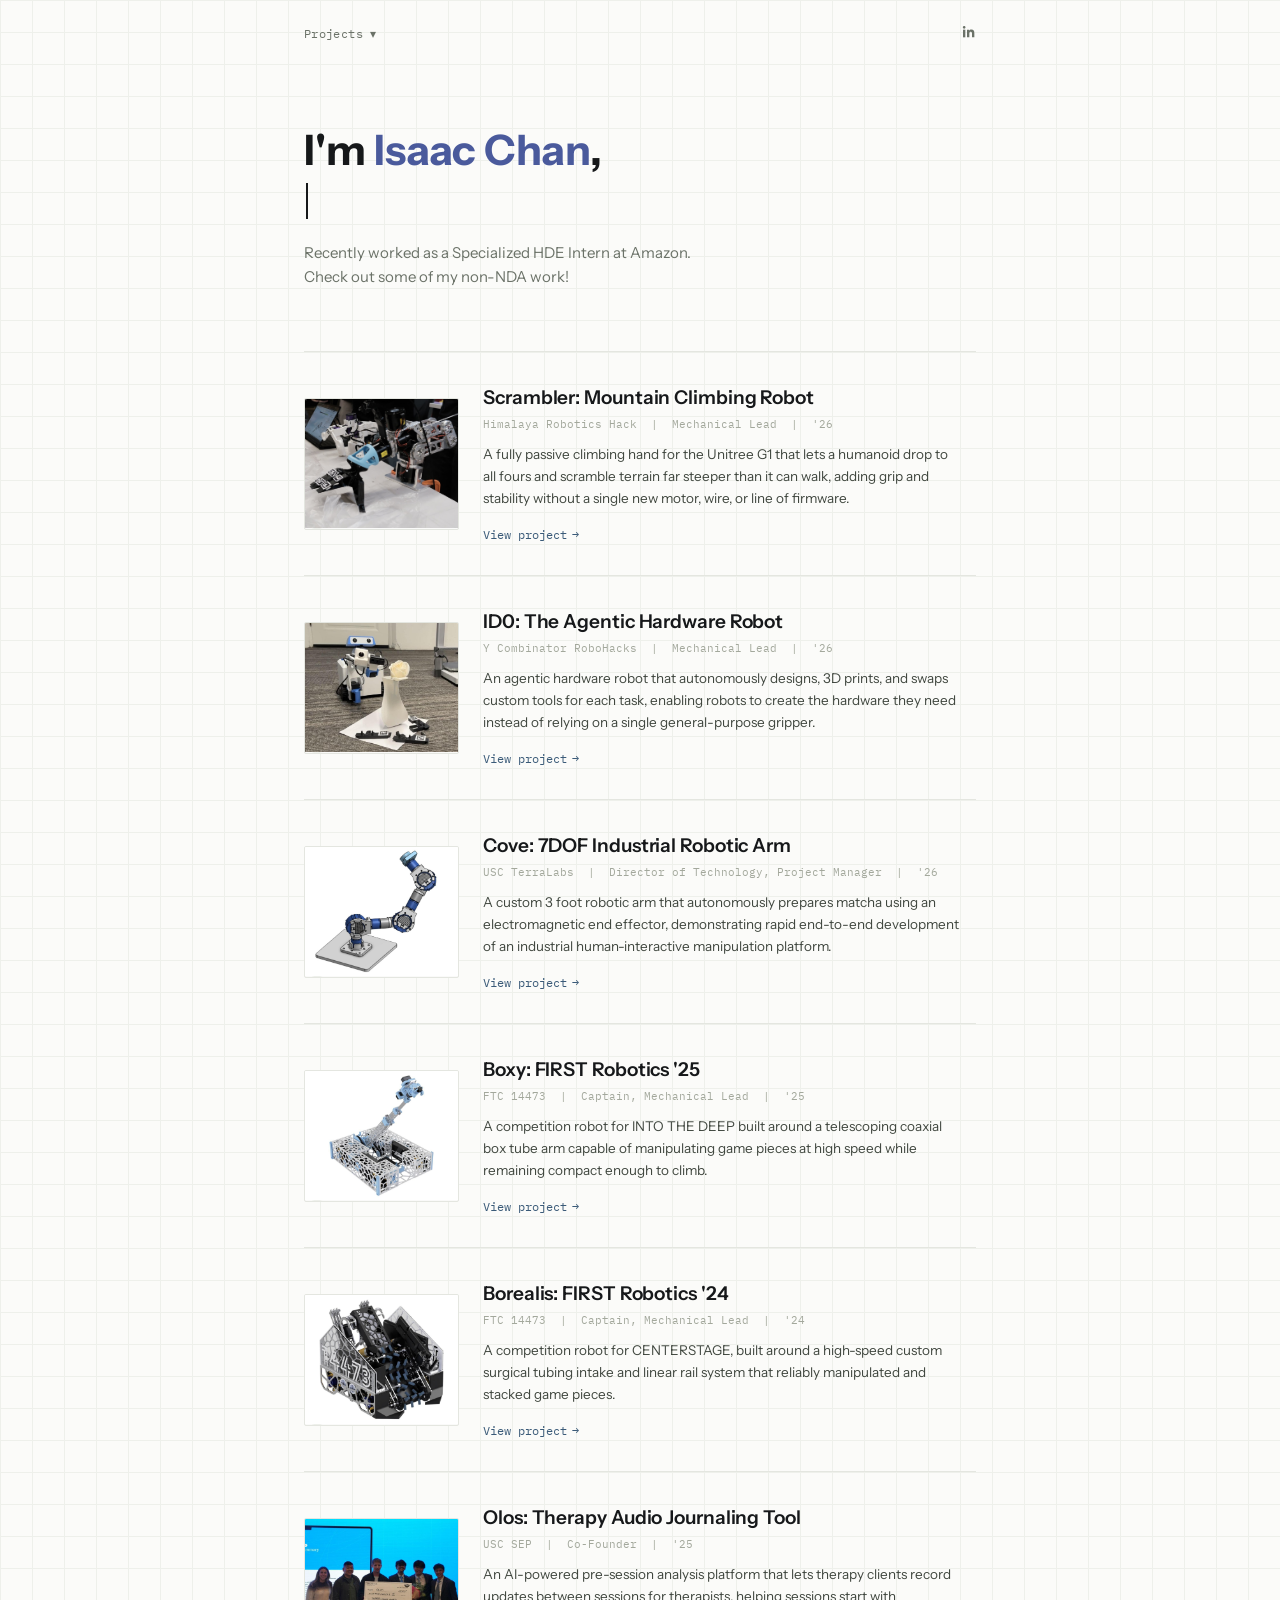
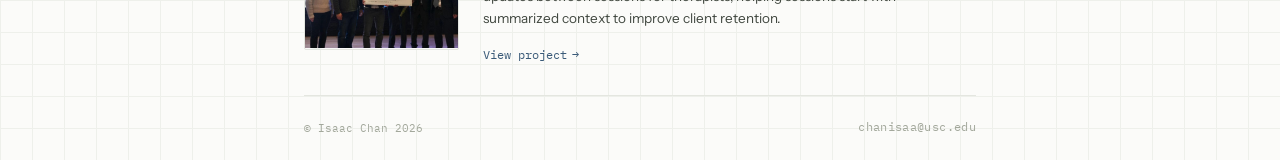
<file: index.html>
<!DOCTYPE html>
<html lang="en">
<head>
<meta charset="UTF-8">
<meta name="viewport" content="width=device-width, initial-scale=1.0">
<title>Isaac Chan — Mechanical Engineer</title>
<meta name="description" content="Isaac Chan is a mechanical engineer at USC building robotics and hardware — including ID0 (an agentic tool-building robot), Cove (a 7DOF robotic arm), and FIRST Robotics competition bots.">
<link rel="canonical" href="https://www.isaac.engineering/">
<meta property="og:type" content="profile">
<meta property="og:title" content="Isaac Chan — Mechanical Engineer">
<meta property="og:description" content="Isaac Chan is a mechanical engineer at USC building robotics and hardware — including ID0 (an agentic tool-building robot), Cove (a 7DOF robotic arm), and FIRST Robotics competition bots.">
<meta property="og:url" content="https://www.isaac.engineering/">
<meta property="og:image" content="https://www.isaac.engineering/projects/media/id0/id0-1.jpg">
<meta name="twitter:card" content="summary_large_image">
<meta name="twitter:title" content="Isaac Chan — Mechanical Engineer">
<meta name="twitter:description" content="Isaac Chan is a mechanical engineer at USC building robotics and hardware — including ID0 (an agentic tool-building robot), Cove (a 7DOF robotic arm), and FIRST Robotics competition bots.">
<meta name="twitter:image" content="https://www.isaac.engineering/projects/media/id0/id0-1.jpg">
<link rel="preconnect" href="https://fonts.googleapis.com">
<link href="https://fonts.googleapis.com/css2?family=IBM+Plex+Mono:wght@400;500;600&family=Instrument+Sans:wght@400;500;600;700&display=swap" rel="stylesheet">
<link rel="stylesheet" href="styles.css">
<script type="application/ld+json">
{
  "@context": "https://schema.org",
  "@type": "Person",
  "name": "Isaac Chan",
  "url": "https://www.isaac.engineering/",
  "jobTitle": "Mechanical Engineer",
  "alumniOf": {
    "@type": "CollegeOrUniversity",
    "name": "University of Southern California"
  },
  "sameAs": [
    "https://www.linkedin.com/in/isaac-k-chan"
  ]
}
</script>
</head>
<body>
<div class="wrap">

  <nav>
    <div class="nav-dropdown">
      <button class="nav-text dropdown-trigger" type="button">Projects ▾</button>
      <div class="dropdown-menu">
        <a href="projects/scrambler.html">Scrambler: Humanoid Mountain Climbing</a>
        <a href="projects/id0.html">ID0: The Agentic Hardware Robot</a>
        <a href="projects/cove.html">Cove: 7DOF Industrial Robotic Arm</a>
        <a href="projects/boxy.html">Boxy: FIRST Robotics '25</a>
        <a href="projects/borealis.html">Borealis: FIRST Robotics '24</a>
        <a href="projects/olos.html">Olos: Therapy Audio Journaling</a>
      </div>
    </div>
    <a href="https://www.linkedin.com/in/isaac-k-chan" target="_blank" class="nav-icon" aria-label="LinkedIn">
      <svg width="16" height="16" viewBox="0 0 24 24" fill="none"><path d="M4.5 8.5H8V20H4.5V8.5Z" fill="currentColor"/><path d="M6.25 7C7.35 7 8.25 6.1 8.25 5C8.25 3.9 7.35 3 6.25 3C5.15 3 4.25 3.9 4.25 5C4.25 6.1 5.15 7 6.25 7Z" fill="currentColor"/><path d="M10.5 8.5H13.8V10.06H13.85C14.3 9.22 15.4 8.33 17.03 8.33C20.5 8.33 21.5 10.4 21.5 13.4V20H18V14.1C18 12.66 17.5 11.5 16.13 11.5C14.75 11.5 14 12.5 14 14.1V20H10.5V8.5Z" fill="currentColor"/></svg>
    </a>
  </nav>

  <div class="hero">
    <h1><span class="hero-line1" id="heroLine1">I'm <span class="accent">Isaac Chan</span>,</span><br><span class="dynamic-word" id="dynamicWord"></span><span class="type-caret" id="typeCaret"></span></h1>
    <p>Recently worked as a Specialized HDE Intern at Amazon.<br>
    Check out some of my non-NDA work!</p>
  </div>

  <div id="work"></div>

  <a class="entry" href="projects/scrambler.html">
    <div class="entry-media"><img src="projects/media/scrambler/scrambler-1-cover.jpg" alt="Scrambler passive climbing hand with AprilTag-marked fingers"></div>
    <div class="entry-content">
      <h3 class="entry-title">Scrambler: Mountain Climbing Robot</h3>
      <div class="entry-meta">Himalaya Robotics Hack &nbsp;|&nbsp; Mechanical Lead &nbsp;|&nbsp; '26</div>
      <p class="entry-desc">A fully passive climbing hand for the Unitree G1 that lets a humanoid drop to all fours and scramble terrain far steeper than it can walk, adding grip and stability without a single new motor, wire, or line of firmware.</p>
      <span class="view-link">View project <span class="arrow">→</span></span>
    </div>
  </a>

  <a class="entry" href="projects/id0.html">
    <div class="entry-media"><img src="projects/media/id0/id0-1.jpg" alt="ID0 agentic hardware robot"></div>
    <div class="entry-content">
      <h3 class="entry-title">ID0: The Agentic Hardware Robot</h3>
      <div class="entry-meta">Y Combinator RoboHacks &nbsp;|&nbsp; Mechanical Lead &nbsp;|&nbsp; '26</div>
      <p class="entry-desc">An agentic hardware robot that autonomously designs, 3D prints, and swaps custom tools for each task, enabling robots to create the hardware they need instead of relying on a single general-purpose gripper.</p>
      <span class="view-link">View project <span class="arrow">→</span></span>
    </div>
  </a>

  <a class="entry" href="projects/cove.html">
    <div class="entry-media"><img src="projects/media/cove/cove-1.jpg" alt="Cove 7DOF industrial robotic arm"></div>
    <div class="entry-content">
      <h3 class="entry-title">Cove: 7DOF Industrial Robotic Arm</h3>
      <div class="entry-meta">
        <span class="meta-full">USC TerraLabs &nbsp;|&nbsp; Director of Technology, Project Manager &nbsp;|&nbsp; '26</span>
        <span class="meta-short">USC Terra Labs &nbsp;|&nbsp; Director of Tech, PM &nbsp;|&nbsp; '26</span>
      </div>
      <p class="entry-desc">A custom 3 foot robotic arm that autonomously prepares matcha using an electromagnetic end effector, demonstrating rapid end-to-end development of an industrial human-interactive manipulation platform.</p>
      <span class="view-link">View project <span class="arrow">→</span></span>
    </div>
  </a>

  <a class="entry" href="projects/boxy.html">
    <div class="entry-media"><img src="projects/media/boxy/boxy-1.jpg" alt="Boxy FTC competition robot"></div>
    <div class="entry-content">
      <h3 class="entry-title">Boxy: FIRST Robotics '25</h3>
      <div class="entry-meta">FTC 14473 &nbsp;|&nbsp; Captain, Mechanical Lead &nbsp;|&nbsp; '25</div>
      <p class="entry-desc">A competition robot for INTO THE DEEP built around a telescoping coaxial box tube arm capable of manipulating game pieces at high speed while remaining compact enough to climb.</p>
      <span class="view-link">View project <span class="arrow">→</span></span>
    </div>
  </a>

  <a class="entry" href="projects/borealis.html">
    <div class="entry-media"><img src="projects/media/borealis/borealis-1.jpg" alt="Borealis FTC competition robot"></div>
    <div class="entry-content">
      <h3 class="entry-title">Borealis: FIRST Robotics '24</h3>
      <div class="entry-meta">FTC 14473 &nbsp;|&nbsp; Captain, Mechanical Lead &nbsp;|&nbsp; '24</div>
      <p class="entry-desc">A competition robot for CENTERSTAGE, built around a high-speed custom surgical tubing intake and linear rail system that reliably manipulated and stacked game pieces.</p>
      <span class="view-link">View project <span class="arrow">→</span></span>
    </div>
  </a>

  <a class="entry" href="projects/olos.html">
    <div class="entry-media"><img src="projects/media/olos/olos-1.jpg" alt="Olos team accepting the Judges' Choice Award"></div>
    <div class="entry-content">
      <h3 class="entry-title">Olos: Therapy Audio Journaling Tool</h3>
      <div class="entry-meta">USC SEP &nbsp;|&nbsp; Co-Founder &nbsp;|&nbsp; '25</div>
      <p class="entry-desc">An AI-powered pre-session analysis platform that lets therapy clients record updates between sessions for therapists, helping sessions start with summarized context to improve client retention.</p>
      <span class="view-link">View project <span class="arrow">→</span></span>
    </div>
  </a>

  <footer>
    <div>© Isaac Chan 2026</div>
    <a href="mailto:chanisaa@usc.edu" class="nav-text">chanisaa@usc.edu</a>
  </footer>

</div>

<script src="script.js"></script>
</body>
</html>
</file>
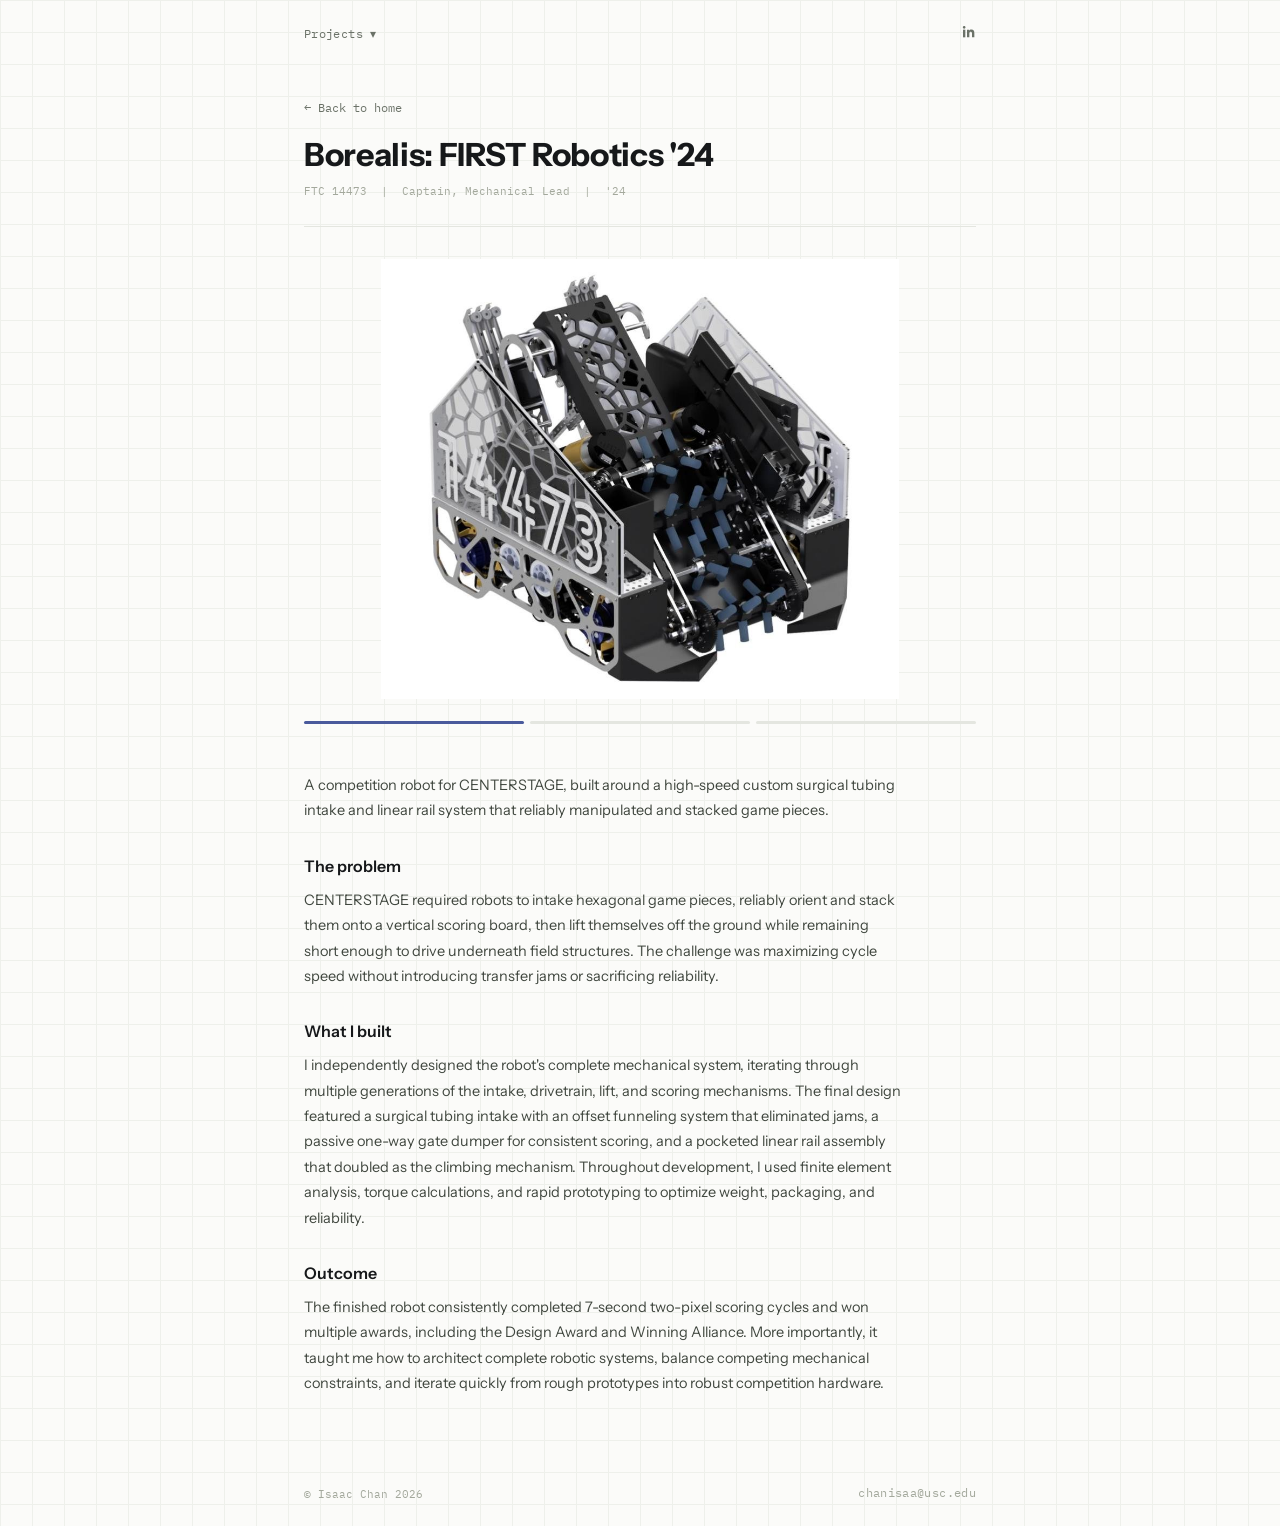
<file: projects/borealis.html>
<!DOCTYPE html>
<html lang="en">
<head>
<meta charset="UTF-8">
<meta name="viewport" content="width=device-width, initial-scale=1.0">
<title>Borealis: FIRST Robotics '24 — Isaac Chan</title>
<meta name="description" content="A competition robot for CENTERSTAGE with a custom surgical tubing intake and linear rail system, solo-designed by Isaac Chan (FTC 14473).">
<link rel="canonical" href="https://www.isaac.engineering/projects/borealis.html">
<meta property="og:type" content="article">
<meta property="og:title" content="Borealis: FIRST Robotics '24 — Isaac Chan">
<meta property="og:description" content="A competition robot for CENTERSTAGE with a custom surgical tubing intake and linear rail system, solo-designed by Isaac Chan (FTC 14473).">
<meta property="og:url" content="https://www.isaac.engineering/projects/borealis.html">
<meta property="og:image" content="https://www.isaac.engineering/projects/media/borealis/borealis-1.jpg">
<meta name="twitter:card" content="summary_large_image">
<meta name="twitter:title" content="Borealis: FIRST Robotics '24 — Isaac Chan">
<meta name="twitter:description" content="A competition robot for CENTERSTAGE with a custom surgical tubing intake and linear rail system, solo-designed by Isaac Chan (FTC 14473).">
<meta name="twitter:image" content="https://www.isaac.engineering/projects/media/borealis/borealis-1.jpg">
<link rel="preconnect" href="https://fonts.googleapis.com">
<link href="https://fonts.googleapis.com/css2?family=IBM+Plex+Mono:wght@400;500;600&family=Instrument+Sans:wght@400;500;600;700&display=swap" rel="stylesheet">
<link rel="stylesheet" href="../styles.css">
</head>
<body>
<div class="wrap">

  <nav>
    <div class="nav-dropdown">
      <button class="nav-text dropdown-trigger" type="button">Projects &#9662;</button>
      <div class="dropdown-menu">
        <a href="scrambler.html">Scrambler: Humanoid Mountain Climbing</a>
        <a href="id0.html">ID0: The Agentic Hardware Robot</a>
        <a href="cove.html">Cove: 7DOF Industrial Robotic Arm</a>
        <a href="boxy.html">Boxy: FIRST Robotics '25</a>
        <a href="borealis.html">Borealis: FIRST Robotics '24</a>
        <a href="olos.html">Olos: Therapy Audio Journaling</a>
      </div>
    </div>
    <a href="https://www.linkedin.com/in/isaac-k-chan" target="_blank" class="nav-icon" aria-label="LinkedIn">
      <svg width="16" height="16" viewBox="0 0 24 24" fill="none"><path d="M4.5 8.5H8V20H4.5V8.5Z" fill="currentColor"/><path d="M6.25 7C7.35 7 8.25 6.1 8.25 5C8.25 3.9 7.35 3 6.25 3C5.15 3 4.25 3.9 4.25 5C4.25 6.1 5.15 7 6.25 7Z" fill="currentColor"/><path d="M10.5 8.5H13.8V10.06H13.85C14.3 9.22 15.4 8.33 17.03 8.33C20.5 8.33 21.5 10.4 21.5 13.4V20H18V14.1C18 12.66 17.5 11.5 16.13 11.5C14.75 11.5 14 12.5 14 14.1V20H10.5V8.5Z" fill="currentColor"/></svg>
    </a>
  </nav>

  <div class="project-hero">
    <a href="../index.html#work" class="back-link">← Back to home</a>
    <h1>Borealis: FIRST Robotics '24</h1>
    <div class="entry-meta">FTC 14473 &nbsp;|&nbsp; Captain, Mechanical Lead &nbsp;|&nbsp; '24</div>
  </div>

  <div class="carousel" id="carousel">
    <div class="carousel-track">
      <div class="carousel-slide active"><img src="media/borealis/borealis-1.jpg" alt="CAD render of the Borealis chassis and climbing hooks"></div>
      <div class="carousel-slide"><img src="media/borealis/borealis-2.jpg" alt="Borealis robot ready for competition"></div>
      <div class="carousel-slide"><video src="media/borealis/borealis-video.mp4" poster="media/borealis/borealis-video-poster.jpg" controls playsinline></video></div>
    </div>
    <div class="carousel-scrubber">
      <div class="scrub-seg active"></div>
      <div class="scrub-seg"></div>
      <div class="scrub-seg"></div>
    </div>
  </div>

  <div class="project-body">
    <p>A competition robot for CENTERSTAGE, built around a high-speed custom surgical tubing intake and linear rail system that reliably manipulated and stacked game pieces.</p>

    <h2>The problem</h2>
    <p>CENTERSTAGE required robots to intake hexagonal game pieces, reliably orient and stack them onto a vertical scoring board, then lift themselves off the ground while remaining short enough to drive underneath field structures. The challenge was maximizing cycle speed without introducing transfer jams or sacrificing reliability.</p>

    <h2>What I built</h2>
    <p>I independently designed the robot's complete mechanical system, iterating through multiple generations of the intake, drivetrain, lift, and scoring mechanisms. The final design featured a surgical tubing intake with an offset funneling system that eliminated jams, a passive one-way gate dumper for consistent scoring, and a pocketed linear rail assembly that doubled as the climbing mechanism. Throughout development, I used finite element analysis, torque calculations, and rapid prototyping to optimize weight, packaging, and reliability.</p>

    <h2>Outcome</h2>
    <p>The finished robot consistently completed 7-second two-pixel scoring cycles and won multiple awards, including the Design Award and Winning Alliance. More importantly, it taught me how to architect complete robotic systems, balance competing mechanical constraints, and iterate quickly from rough prototypes into robust competition hardware.</p>
  </div>

  <footer>
    <div>© Isaac Chan 2026</div>
    <a href="mailto:chanisaa@usc.edu" class="nav-text">chanisaa@usc.edu</a>
  </footer>

</div>

<script src="../carousel.js"></script>
<script src="../script.js"></script>
</body>
</html>
</file>
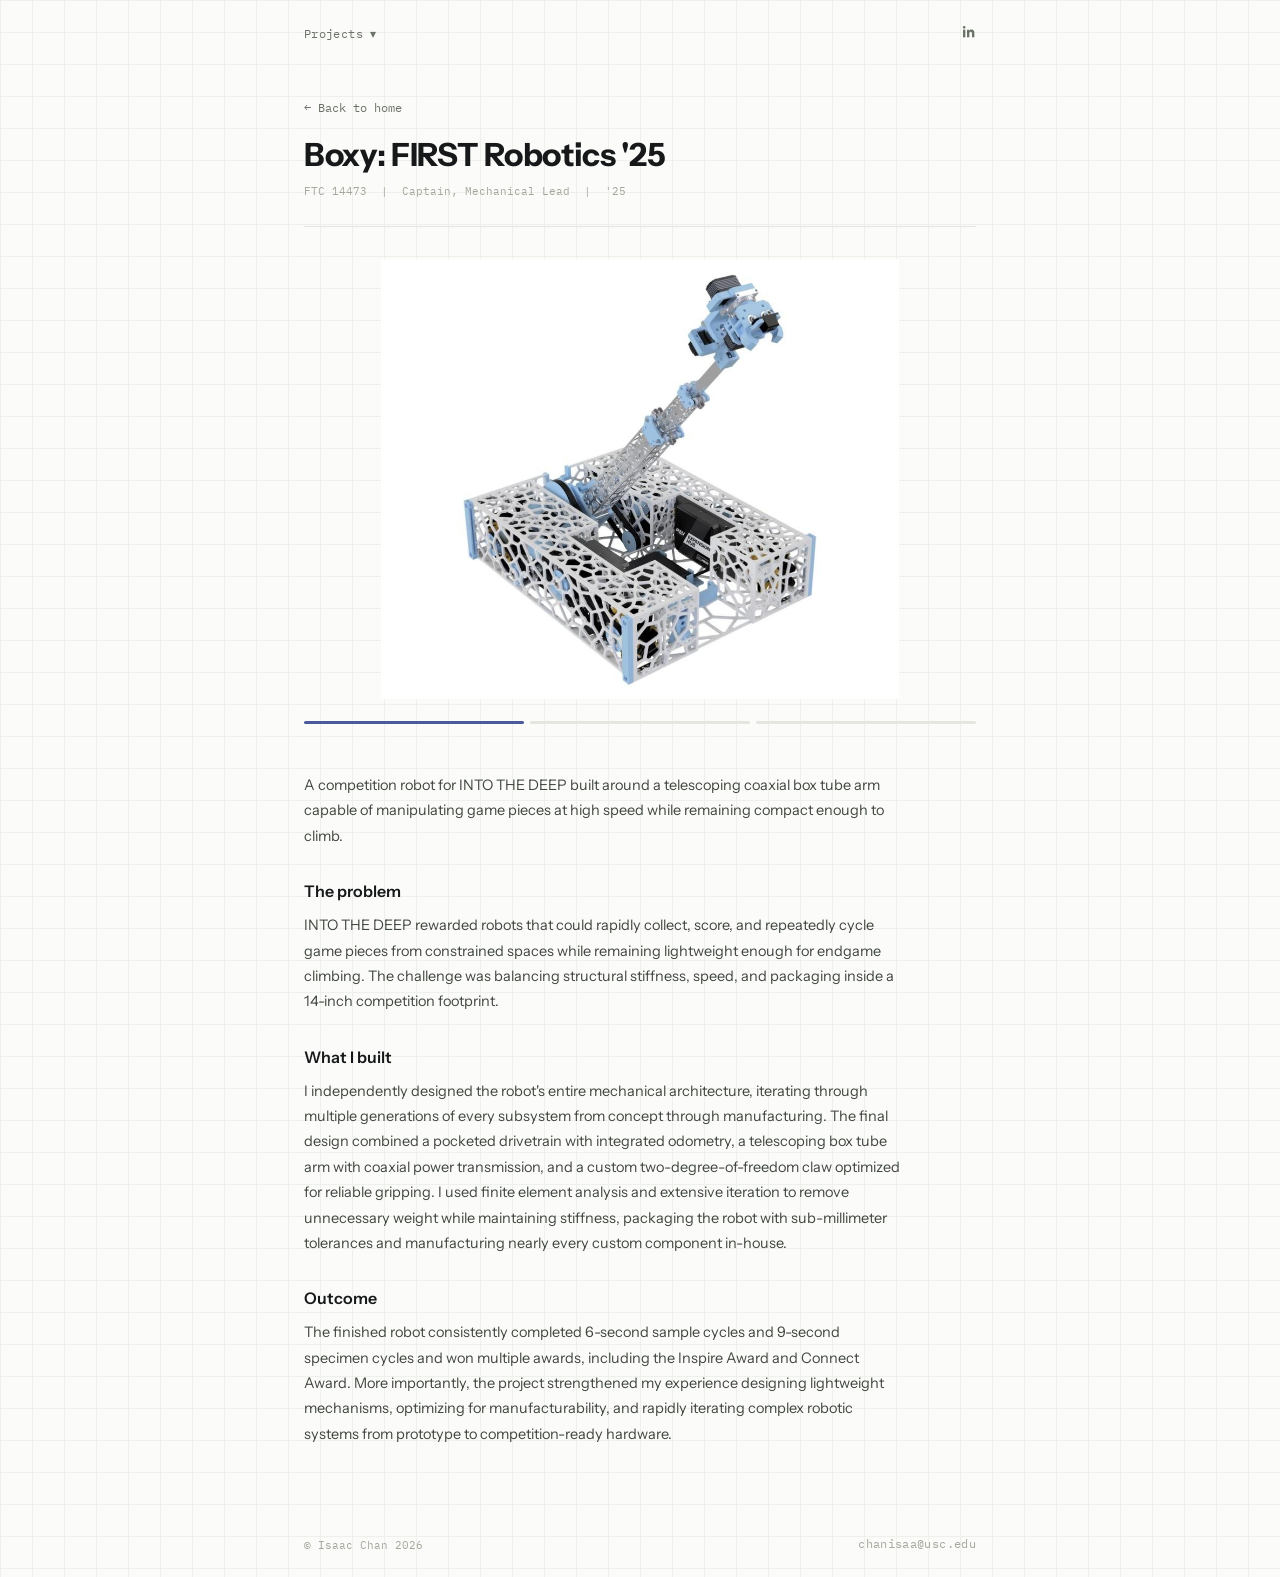
<file: projects/boxy.html>
<!DOCTYPE html>
<html lang="en">
<head>
<meta charset="UTF-8">
<meta name="viewport" content="width=device-width, initial-scale=1.0">
<title>Boxy: FIRST Robotics '25 — Isaac Chan</title>
<meta name="description" content="A competition robot for INTO THE DEEP built around a telescoping coaxial box tube arm, solo-designed by Isaac Chan (FTC 14473).">
<link rel="canonical" href="https://www.isaac.engineering/projects/boxy.html">
<meta property="og:type" content="article">
<meta property="og:title" content="Boxy: FIRST Robotics '25 — Isaac Chan">
<meta property="og:description" content="A competition robot for INTO THE DEEP built around a telescoping coaxial box tube arm, solo-designed by Isaac Chan (FTC 14473).">
<meta property="og:url" content="https://www.isaac.engineering/projects/boxy.html">
<meta property="og:image" content="https://www.isaac.engineering/projects/media/boxy/boxy-1.jpg">
<meta name="twitter:card" content="summary_large_image">
<meta name="twitter:title" content="Boxy: FIRST Robotics '25 — Isaac Chan">
<meta name="twitter:description" content="A competition robot for INTO THE DEEP built around a telescoping coaxial box tube arm, solo-designed by Isaac Chan (FTC 14473).">
<meta name="twitter:image" content="https://www.isaac.engineering/projects/media/boxy/boxy-1.jpg">
<link rel="preconnect" href="https://fonts.googleapis.com">
<link href="https://fonts.googleapis.com/css2?family=IBM+Plex+Mono:wght@400;500;600&family=Instrument+Sans:wght@400;500;600;700&display=swap" rel="stylesheet">
<link rel="stylesheet" href="../styles.css">
</head>
<body>
<div class="wrap">

  <nav>
    <div class="nav-dropdown">
      <button class="nav-text dropdown-trigger" type="button">Projects &#9662;</button>
      <div class="dropdown-menu">
        <a href="scrambler.html">Scrambler: Humanoid Mountain Climbing</a>
        <a href="id0.html">ID0: The Agentic Hardware Robot</a>
        <a href="cove.html">Cove: 7DOF Industrial Robotic Arm</a>
        <a href="boxy.html">Boxy: FIRST Robotics '25</a>
        <a href="borealis.html">Borealis: FIRST Robotics '24</a>
        <a href="olos.html">Olos: Therapy Audio Journaling</a>
      </div>
    </div>
    <a href="https://www.linkedin.com/in/isaac-k-chan" target="_blank" class="nav-icon" aria-label="LinkedIn">
      <svg width="16" height="16" viewBox="0 0 24 24" fill="none"><path d="M4.5 8.5H8V20H4.5V8.5Z" fill="currentColor"/><path d="M6.25 7C7.35 7 8.25 6.1 8.25 5C8.25 3.9 7.35 3 6.25 3C5.15 3 4.25 3.9 4.25 5C4.25 6.1 5.15 7 6.25 7Z" fill="currentColor"/><path d="M10.5 8.5H13.8V10.06H13.85C14.3 9.22 15.4 8.33 17.03 8.33C20.5 8.33 21.5 10.4 21.5 13.4V20H18V14.1C18 12.66 17.5 11.5 16.13 11.5C14.75 11.5 14 12.5 14 14.1V20H10.5V8.5Z" fill="currentColor"/></svg>
    </a>
  </nav>

  <div class="project-hero">
    <a href="../index.html#work" class="back-link">← Back to home</a>
    <h1>Boxy: FIRST Robotics '25</h1>
    <div class="entry-meta">FTC 14473 &nbsp;|&nbsp; Captain, Mechanical Lead &nbsp;|&nbsp; '25</div>
  </div>

  <div class="carousel" id="carousel">
    <div class="carousel-track">
      <div class="carousel-slide active"><img src="media/boxy/boxy-1.jpg" alt="CAD render of the telescoping box tube arm and claw"></div>
      <div class="carousel-slide"><img src="media/boxy/boxy-2.jpg" alt="Boxy's finished chassis with drivetrain and coaxial arm"></div>
      <div class="carousel-slide"><video src="media/boxy/boxy-video.mp4" poster="media/boxy/boxy-video-poster.jpg" controls playsinline></video></div>
    </div>
    <div class="carousel-scrubber">
      <div class="scrub-seg active"></div>
      <div class="scrub-seg"></div>
      <div class="scrub-seg"></div>
    </div>
  </div>

  <div class="project-body">
    <p>A competition robot for INTO THE DEEP built around a telescoping coaxial box tube arm capable of manipulating game pieces at high speed while remaining compact enough to climb.</p>

    <h2>The problem</h2>
    <p>INTO THE DEEP rewarded robots that could rapidly collect, score, and repeatedly cycle game pieces from constrained spaces while remaining lightweight enough for endgame climbing. The challenge was balancing structural stiffness, speed, and packaging inside a 14-inch competition footprint.</p>

    <h2>What I built</h2>
    <p>I independently designed the robot's entire mechanical architecture, iterating through multiple generations of every subsystem from concept through manufacturing. The final design combined a pocketed drivetrain with integrated odometry, a telescoping box tube arm with coaxial power transmission, and a custom two-degree-of-freedom claw optimized for reliable gripping. I used finite element analysis and extensive iteration to remove unnecessary weight while maintaining stiffness, packaging the robot with sub-millimeter tolerances and manufacturing nearly every custom component in-house.</p>

    <h2>Outcome</h2>
    <p>The finished robot consistently completed 6-second sample cycles and 9-second specimen cycles and won multiple awards, including the Inspire Award and Connect Award. More importantly, the project strengthened my experience designing lightweight mechanisms, optimizing for manufacturability, and rapidly iterating complex robotic systems from prototype to competition-ready hardware.</p>
  </div>

  <footer>
    <div>© Isaac Chan 2026</div>
    <a href="mailto:chanisaa@usc.edu" class="nav-text">chanisaa@usc.edu</a>
  </footer>

</div>

<script src="../carousel.js"></script>
<script src="../script.js"></script>
</body>
</html>
</file>
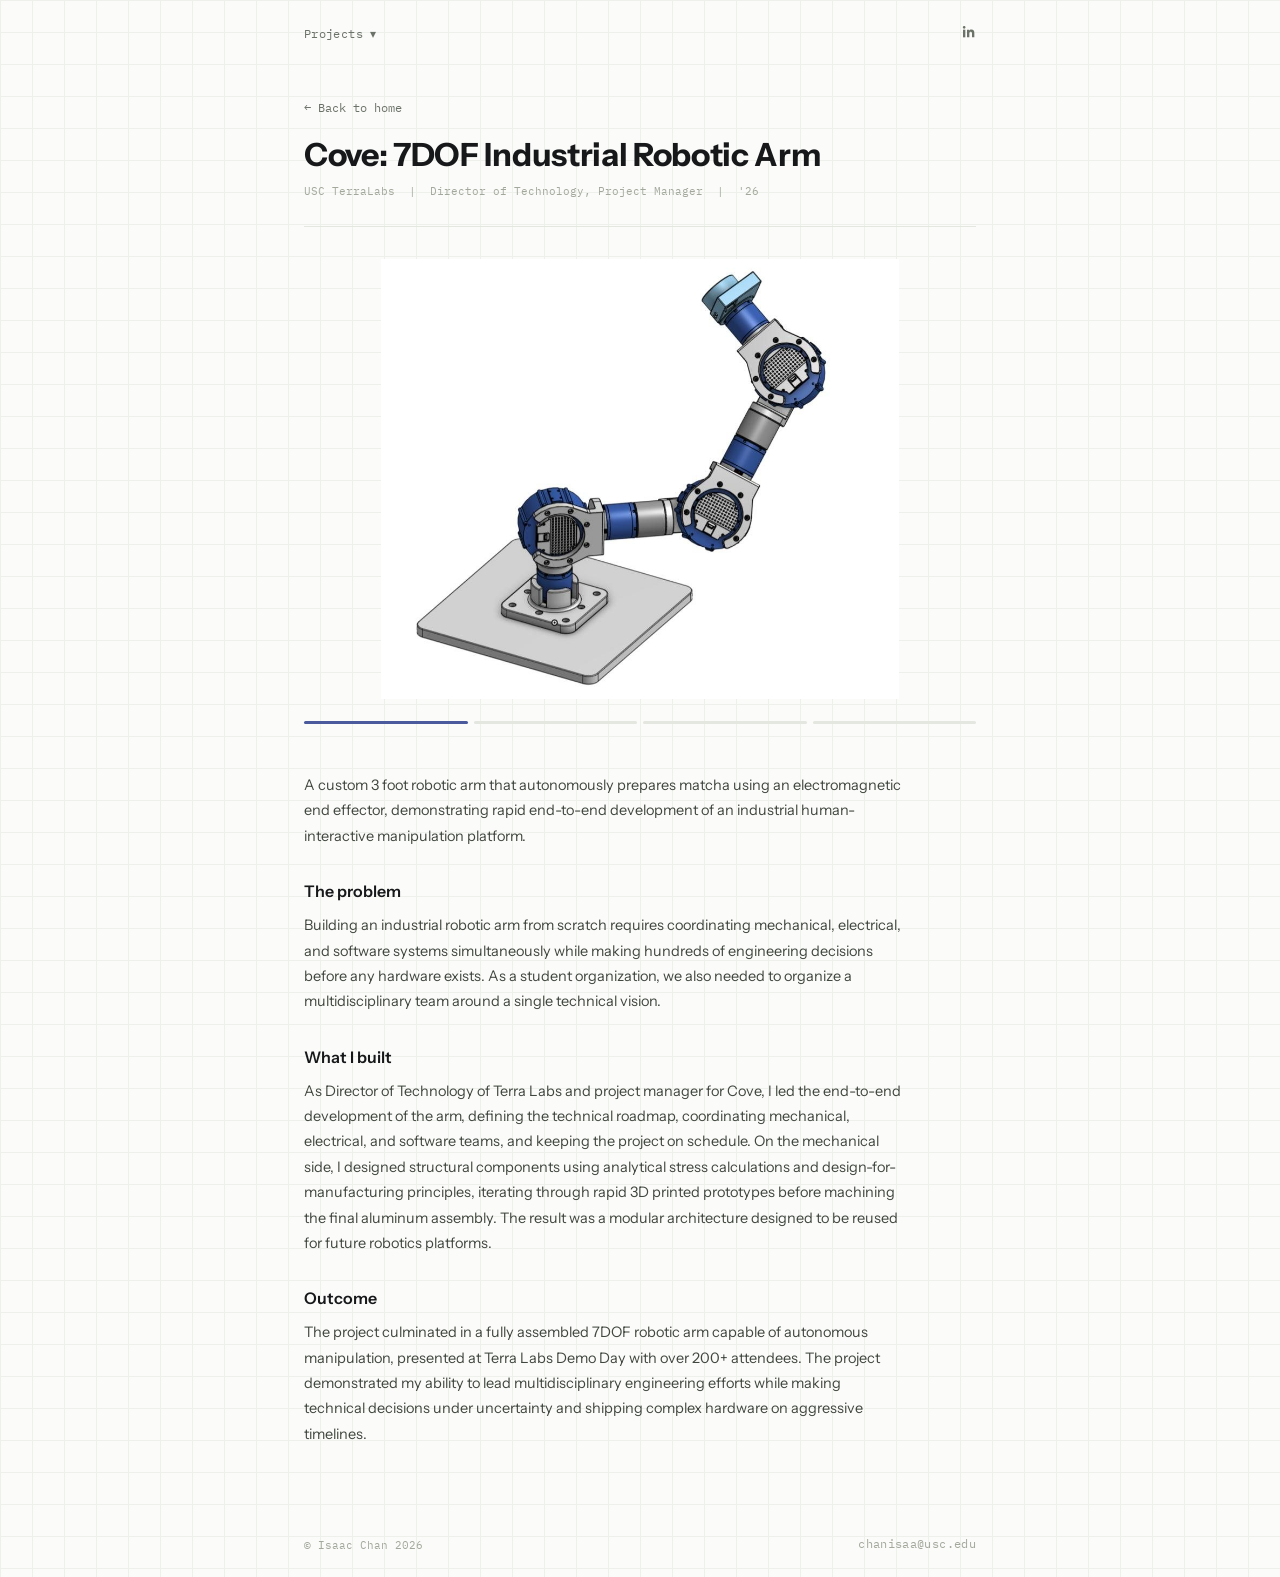
<file: projects/cove.html>
<!DOCTYPE html>
<html lang="en">
<head>
<meta charset="UTF-8">
<meta name="viewport" content="width=device-width, initial-scale=1.0">
<title>Cove: 7DOF Industrial Robotic Arm — Isaac Chan</title>
<meta name="description" content="A custom 7DOF robotic arm that autonomously prepares matcha, built by Isaac Chan as Director of Technology at USC TerraLabs.">
<link rel="canonical" href="https://www.isaac.engineering/projects/cove.html">
<meta property="og:type" content="article">
<meta property="og:title" content="Cove: 7DOF Industrial Robotic Arm — Isaac Chan">
<meta property="og:description" content="A custom 7DOF robotic arm that autonomously prepares matcha, built by Isaac Chan as Director of Technology at USC TerraLabs.">
<meta property="og:url" content="https://www.isaac.engineering/projects/cove.html">
<meta property="og:image" content="https://www.isaac.engineering/projects/media/cove/cove-1.jpg">
<meta name="twitter:card" content="summary_large_image">
<meta name="twitter:title" content="Cove: 7DOF Industrial Robotic Arm — Isaac Chan">
<meta name="twitter:description" content="A custom 7DOF robotic arm that autonomously prepares matcha, built by Isaac Chan as Director of Technology at USC TerraLabs.">
<meta name="twitter:image" content="https://www.isaac.engineering/projects/media/cove/cove-1.jpg">
<link rel="preconnect" href="https://fonts.googleapis.com">
<link href="https://fonts.googleapis.com/css2?family=IBM+Plex+Mono:wght@400;500;600&family=Instrument+Sans:wght@400;500;600;700&display=swap" rel="stylesheet">
<link rel="stylesheet" href="../styles.css">
</head>
<body>
<div class="wrap">

  <nav>
    <div class="nav-dropdown">
      <button class="nav-text dropdown-trigger" type="button">Projects &#9662;</button>
      <div class="dropdown-menu">
        <a href="scrambler.html">Scrambler: Humanoid Mountain Climbing</a>
        <a href="id0.html">ID0: The Agentic Hardware Robot</a>
        <a href="cove.html">Cove: 7DOF Industrial Robotic Arm</a>
        <a href="boxy.html">Boxy: FIRST Robotics '25</a>
        <a href="borealis.html">Borealis: FIRST Robotics '24</a>
        <a href="olos.html">Olos: Therapy Audio Journaling</a>
      </div>
    </div>
    <a href="https://www.linkedin.com/in/isaac-k-chan" target="_blank" class="nav-icon" aria-label="LinkedIn">
      <svg width="16" height="16" viewBox="0 0 24 24" fill="none"><path d="M4.5 8.5H8V20H4.5V8.5Z" fill="currentColor"/><path d="M6.25 7C7.35 7 8.25 6.1 8.25 5C8.25 3.9 7.35 3 6.25 3C5.15 3 4.25 3.9 4.25 5C4.25 6.1 5.15 7 6.25 7Z" fill="currentColor"/><path d="M10.5 8.5H13.8V10.06H13.85C14.3 9.22 15.4 8.33 17.03 8.33C20.5 8.33 21.5 10.4 21.5 13.4V20H18V14.1C18 12.66 17.5 11.5 16.13 11.5C14.75 11.5 14 12.5 14 14.1V20H10.5V8.5Z" fill="currentColor"/></svg>
    </a>
  </nav>

  <div class="project-hero">
    <a href="../index.html#work" class="back-link">← Back to home</a>
    <h1>Cove: 7DOF Industrial Robotic Arm</h1>
    <div class="entry-meta">USC TerraLabs &nbsp;|&nbsp; Director of Technology, Project Manager &nbsp;|&nbsp; '26</div>
  </div>

  <div class="carousel" id="carousel">
    <div class="carousel-track">
      <div class="carousel-slide active"><img src="media/cove/cove-1.jpg" alt="CAD render of the 7DOF arm assembly"></div>
      <div class="carousel-slide"><img src="media/cove/cove-2.jpg" alt="Close-up of the arm joint and end effector during development"></div>
      <div class="carousel-slide"><video src="media/cove/cove-video.mp4" poster="media/cove/cove-video-poster.jpg" controls playsinline></video></div>
      <div class="carousel-slide"><video src="media/cove/cove-video-2.mp4" poster="media/cove/cove-video-2-poster.jpg" controls playsinline></video></div>
    </div>
    <div class="carousel-scrubber">
      <div class="scrub-seg active"></div>
      <div class="scrub-seg"></div>
      <div class="scrub-seg"></div>
      <div class="scrub-seg"></div>
    </div>
  </div>

  <div class="project-body">
    <p>A custom 3 foot robotic arm that autonomously prepares matcha using an electromagnetic end effector, demonstrating rapid end-to-end development of an industrial human-interactive manipulation platform.</p>

    <h2>The problem</h2>
    <p>Building an industrial robotic arm from scratch requires coordinating mechanical, electrical, and software systems simultaneously while making hundreds of engineering decisions before any hardware exists. As a student organization, we also needed to organize a multidisciplinary team around a single technical vision.</p>

    <h2>What I built</h2>
    <p>As Director of Technology of Terra Labs and project manager for Cove, I led the end-to-end development of the arm, defining the technical roadmap, coordinating mechanical, electrical, and software teams, and keeping the project on schedule. On the mechanical side, I designed structural components using analytical stress calculations and design-for-manufacturing principles, iterating through rapid 3D printed prototypes before machining the final aluminum assembly. The result was a modular architecture designed to be reused for future robotics platforms.</p>

    <h2>Outcome</h2>
    <p>The project culminated in a fully assembled 7DOF robotic arm capable of autonomous manipulation, presented at Terra Labs Demo Day with over 200+ attendees. The project demonstrated my ability to lead multidisciplinary engineering efforts while making technical decisions under uncertainty and shipping complex hardware on aggressive timelines.</p>
  </div>

  <footer>
    <div>© Isaac Chan 2026</div>
    <a href="mailto:chanisaa@usc.edu" class="nav-text">chanisaa@usc.edu</a>
  </footer>

</div>

<script src="../carousel.js"></script>
<script src="../script.js"></script>
</body>
</html>
</file>
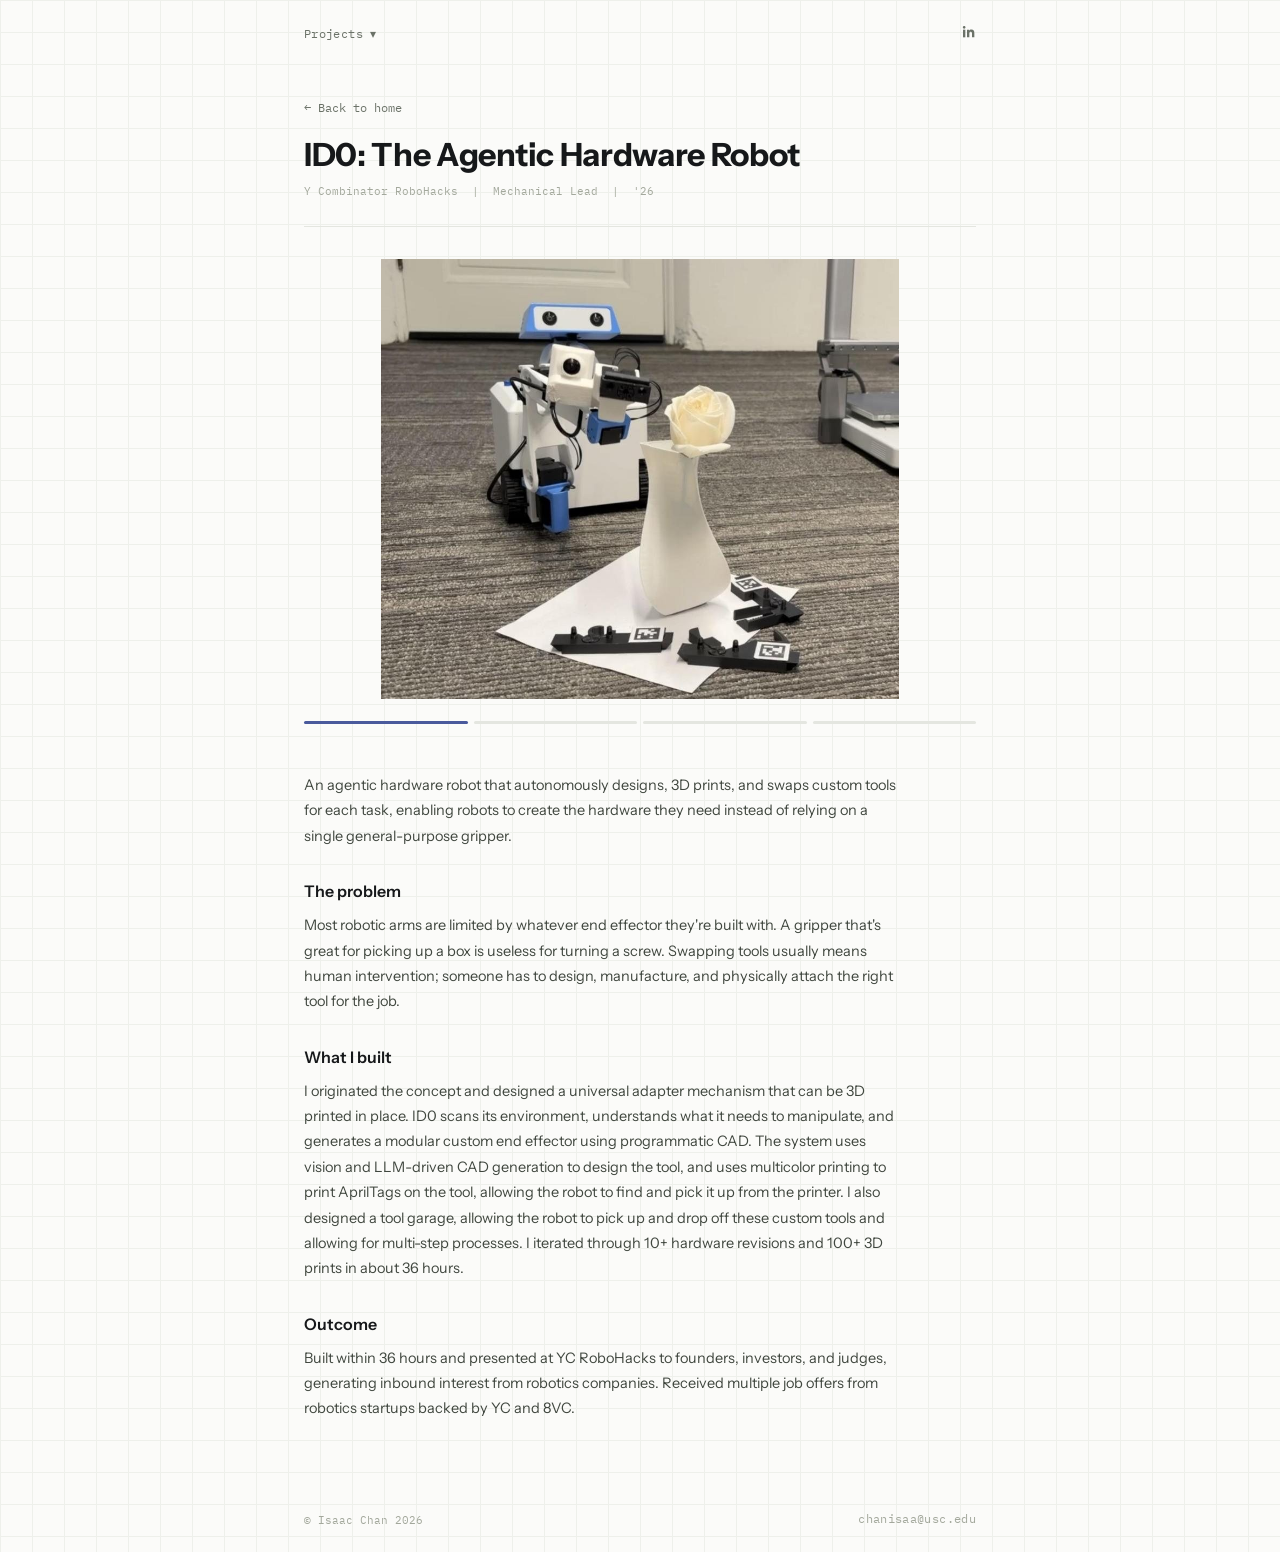
<file: projects/id0.html>
<!DOCTYPE html>
<html lang="en">
<head>
<meta charset="UTF-8">
<meta name="viewport" content="width=device-width, initial-scale=1.0">
<title>ID0: The Agentic Hardware Robot — Isaac Chan</title>
<meta name="description" content="An agentic robot that autonomously designs, 3D prints, and swaps custom tools for each task. Built by Isaac Chan, presented at Y Combinator RoboHacks.">
<link rel="canonical" href="https://www.isaac.engineering/projects/id0.html">
<meta property="og:type" content="article">
<meta property="og:title" content="ID0: The Agentic Hardware Robot — Isaac Chan">
<meta property="og:description" content="An agentic robot that autonomously designs, 3D prints, and swaps custom tools for each task. Built by Isaac Chan, presented at Y Combinator RoboHacks.">
<meta property="og:url" content="https://www.isaac.engineering/projects/id0.html">
<meta property="og:image" content="https://www.isaac.engineering/projects/media/id0/id0-1.jpg">
<meta name="twitter:card" content="summary_large_image">
<meta name="twitter:title" content="ID0: The Agentic Hardware Robot — Isaac Chan">
<meta name="twitter:description" content="An agentic robot that autonomously designs, 3D prints, and swaps custom tools for each task. Built by Isaac Chan, presented at Y Combinator RoboHacks.">
<meta name="twitter:image" content="https://www.isaac.engineering/projects/media/id0/id0-1.jpg">
<link rel="preconnect" href="https://fonts.googleapis.com">
<link href="https://fonts.googleapis.com/css2?family=IBM+Plex+Mono:wght@400;500;600&family=Instrument+Sans:wght@400;500;600;700&display=swap" rel="stylesheet">
<link rel="stylesheet" href="../styles.css">
</head>
<body>
<div class="wrap">

  <nav>
    <div class="nav-dropdown">
      <button class="nav-text dropdown-trigger" type="button">Projects &#9662;</button>
      <div class="dropdown-menu">
        <a href="scrambler.html">Scrambler: Humanoid Mountain Climbing</a>
        <a href="id0.html">ID0: The Agentic Hardware Robot</a>
        <a href="cove.html">Cove: 7DOF Industrial Robotic Arm</a>
        <a href="boxy.html">Boxy: FIRST Robotics '25</a>
        <a href="borealis.html">Borealis: FIRST Robotics '24</a>
        <a href="olos.html">Olos: Therapy Audio Journaling</a>
      </div>
    </div>
    <a href="https://www.linkedin.com/in/isaac-k-chan" target="_blank" class="nav-icon" aria-label="LinkedIn">
      <svg width="16" height="16" viewBox="0 0 24 24" fill="none"><path d="M4.5 8.5H8V20H4.5V8.5Z" fill="currentColor"/><path d="M6.25 7C7.35 7 8.25 6.1 8.25 5C8.25 3.9 7.35 3 6.25 3C5.15 3 4.25 3.9 4.25 5C4.25 6.1 5.15 7 6.25 7Z" fill="currentColor"/><path d="M10.5 8.5H13.8V10.06H13.85C14.3 9.22 15.4 8.33 17.03 8.33C20.5 8.33 21.5 10.4 21.5 13.4V20H18V14.1C18 12.66 17.5 11.5 16.13 11.5C14.75 11.5 14 12.5 14 14.1V20H10.5V8.5Z" fill="currentColor"/></svg>
    </a>
  </nav>

  <div class="project-hero">
    <a href="../index.html#work" class="back-link">← Back to home</a>
    <h1>ID0: The Agentic Hardware Robot</h1>
    <div class="entry-meta">Y Combinator RoboHacks &nbsp;|&nbsp; Mechanical Lead &nbsp;|&nbsp; '26</div>
  </div>

  <div class="carousel" id="carousel">
    <div class="carousel-track">
      <div class="carousel-slide active"><img src="media/id0/id0-1.jpg" alt="ID0 next to a completed floral arrangement with printed AprilTag tools on the floor"></div>
      <div class="carousel-slide"><video src="media/id0/id0-video.mp4" poster="media/id0/id0-video-poster.jpg" controls playsinline></video></div>
      <div class="carousel-slide"><img src="media/id0/id0-3.jpg" alt="Team photo at Y Combinator after presenting ID0 at RoboHacks"></div>
      <div class="carousel-slide"><img src="media/id0/id0-4.jpg" alt="CAD render of the tool adapter mechanism"></div>
    </div>
    <div class="carousel-scrubber">
      <div class="scrub-seg active"></div>
      <div class="scrub-seg"></div>
      <div class="scrub-seg"></div>
      <div class="scrub-seg"></div>
    </div>
  </div>

  <div class="project-body">
    <p>An agentic hardware robot that autonomously designs, 3D prints, and swaps custom tools for each task, enabling robots to create the hardware they need instead of relying on a single general-purpose gripper.</p>

    <h2>The problem</h2>
    <p>Most robotic arms are limited by whatever end effector they're built with. A gripper that's great for picking up a box is useless for turning a screw. Swapping tools usually means human intervention; someone has to design, manufacture, and physically attach the right tool for the job.</p>

    <h2>What I built</h2>
    <p>I originated the concept and designed a universal adapter mechanism that can be 3D printed in place. ID0 scans its environment, understands what it needs to manipulate, and generates a modular custom end effector using programmatic CAD. The system uses vision and LLM-driven CAD generation to design the tool, and uses multicolor printing to print AprilTags on the tool, allowing the robot to find and pick it up from the printer. I also designed a tool garage, allowing the robot to pick up and drop off these custom tools and allowing for multi-step processes. I iterated through 10+ hardware revisions and 100+ 3D prints in about 36 hours.</p>

    <h2>Outcome</h2>
    <p>Built within 36 hours and presented at YC RoboHacks to founders, investors, and judges, generating inbound interest from robotics companies. Received multiple job offers from robotics startups backed by YC and 8VC.</p>
  </div>

  <footer>
    <div>© Isaac Chan 2026</div>
    <a href="mailto:chanisaa@usc.edu" class="nav-text">chanisaa@usc.edu</a>
  </footer>

</div>

<script src="../carousel.js"></script>
<script src="../script.js"></script>
</body>
</html>
</file>
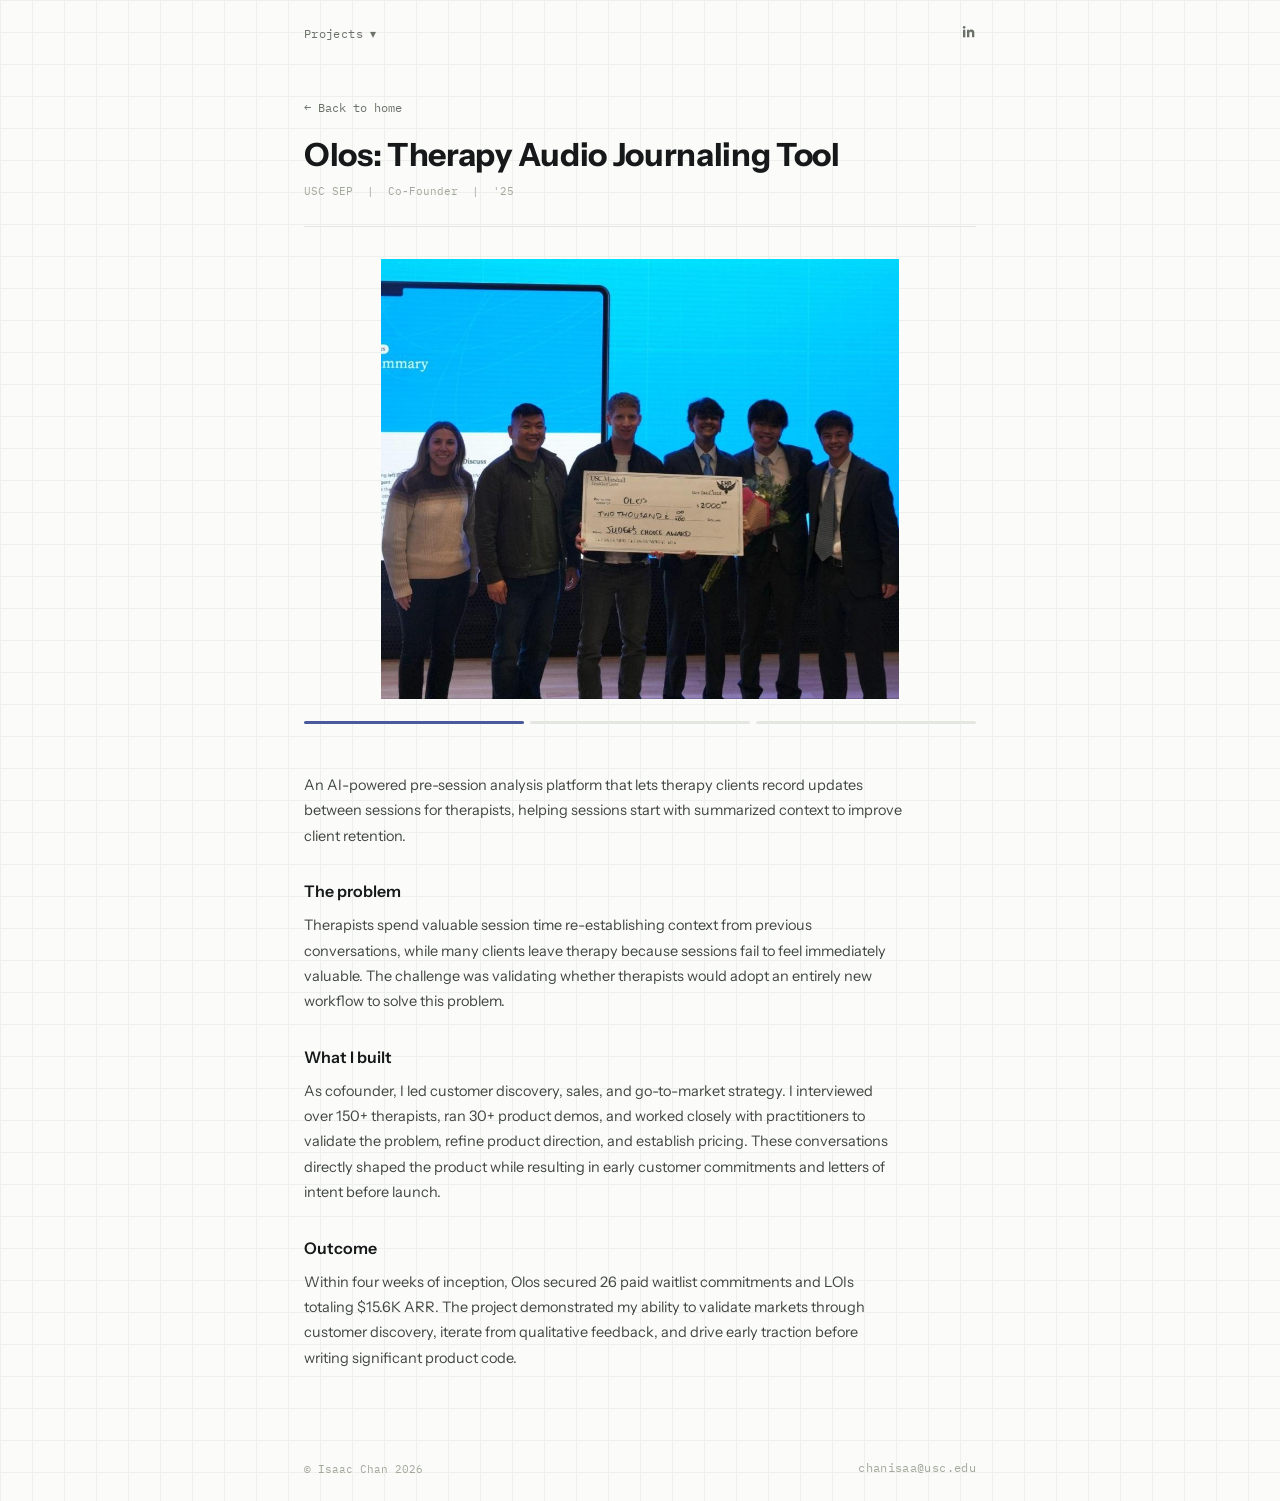
<file: projects/olos.html>
<!DOCTYPE html>
<html lang="en">
<head>
<meta charset="UTF-8">
<meta name="viewport" content="width=device-width, initial-scale=1.0">
<title>Olos: Therapy Audio Journaling Tool — Isaac Chan</title>
<meta name="description" content="An AI-powered pre-session analysis platform for therapists, co-founded by Isaac Chan at USC Sigma Eta Pi.">
<link rel="canonical" href="https://www.isaac.engineering/projects/olos.html">
<meta property="og:type" content="article">
<meta property="og:title" content="Olos: Therapy Audio Journaling Tool — Isaac Chan">
<meta property="og:description" content="An AI-powered pre-session analysis platform for therapists, co-founded by Isaac Chan at USC Sigma Eta Pi.">
<meta property="og:url" content="https://www.isaac.engineering/projects/olos.html">
<meta property="og:image" content="https://www.isaac.engineering/projects/media/olos/olos-1.jpg">
<meta name="twitter:card" content="summary_large_image">
<meta name="twitter:title" content="Olos: Therapy Audio Journaling Tool — Isaac Chan">
<meta name="twitter:description" content="An AI-powered pre-session analysis platform for therapists, co-founded by Isaac Chan at USC Sigma Eta Pi.">
<meta name="twitter:image" content="https://www.isaac.engineering/projects/media/olos/olos-1.jpg">
<link rel="preconnect" href="https://fonts.googleapis.com">
<link href="https://fonts.googleapis.com/css2?family=IBM+Plex+Mono:wght@400;500;600&family=Instrument+Sans:wght@400;500;600;700&display=swap" rel="stylesheet">
<link rel="stylesheet" href="../styles.css">
</head>
<body>
<div class="wrap">

  <nav>
    <div class="nav-dropdown">
      <button class="nav-text dropdown-trigger" type="button">Projects &#9662;</button>
      <div class="dropdown-menu">
        <a href="scrambler.html">Scrambler: Humanoid Mountain Climbing</a>
        <a href="id0.html">ID0: The Agentic Hardware Robot</a>
        <a href="cove.html">Cove: 7DOF Industrial Robotic Arm</a>
        <a href="boxy.html">Boxy: FIRST Robotics '25</a>
        <a href="borealis.html">Borealis: FIRST Robotics '24</a>
        <a href="olos.html">Olos: Therapy Audio Journaling</a>
      </div>
    </div>
    <a href="https://www.linkedin.com/in/isaac-k-chan" target="_blank" class="nav-icon" aria-label="LinkedIn">
      <svg width="16" height="16" viewBox="0 0 24 24" fill="none"><path d="M4.5 8.5H8V20H4.5V8.5Z" fill="currentColor"/><path d="M6.25 7C7.35 7 8.25 6.1 8.25 5C8.25 3.9 7.35 3 6.25 3C5.15 3 4.25 3.9 4.25 5C4.25 6.1 5.15 7 6.25 7Z" fill="currentColor"/><path d="M10.5 8.5H13.8V10.06H13.85C14.3 9.22 15.4 8.33 17.03 8.33C20.5 8.33 21.5 10.4 21.5 13.4V20H18V14.1C18 12.66 17.5 11.5 16.13 11.5C14.75 11.5 14 12.5 14 14.1V20H10.5V8.5Z" fill="currentColor"/></svg>
    </a>
  </nav>

  <div class="project-hero">
    <a href="../index.html#work" class="back-link">← Back to home</a>
    <h1>Olos: Therapy Audio Journaling Tool</h1>
    <div class="entry-meta">USC SEP &nbsp;|&nbsp; Co-Founder &nbsp;|&nbsp; '25</div>
  </div>

  <div class="carousel" id="carousel">
    <div class="carousel-track">
      <div class="carousel-slide active"><img src="media/olos/olos-1.jpg" alt="Team accepting the Judges' Choice Award at USC Marshall"></div>
      <div class="carousel-slide"><img src="media/olos/olos-2.jpg" alt="Olos product overview slide with the founding team"></div>
      <div class="carousel-slide"><img src="media/olos/olos-3.jpg" alt="Presenting on client retention at Demo Day"></div>
    </div>
    <div class="carousel-scrubber">
      <div class="scrub-seg active"></div>
      <div class="scrub-seg"></div>
      <div class="scrub-seg"></div>
    </div>
  </div>

  <div class="project-body">
    <p>An AI-powered pre-session analysis platform that lets therapy clients record updates between sessions for therapists, helping sessions start with summarized context to improve client retention.</p>

    <h2>The problem</h2>
    <p>Therapists spend valuable session time re-establishing context from previous conversations, while many clients leave therapy because sessions fail to feel immediately valuable. The challenge was validating whether therapists would adopt an entirely new workflow to solve this problem.</p>

    <h2>What I built</h2>
    <p>As cofounder, I led customer discovery, sales, and go-to-market strategy. I interviewed over 150+ therapists, ran 30+ product demos, and worked closely with practitioners to validate the problem, refine product direction, and establish pricing. These conversations directly shaped the product while resulting in early customer commitments and letters of intent before launch.</p>

    <h2>Outcome</h2>
    <p>Within four weeks of inception, Olos secured 26 paid waitlist commitments and LOIs totaling $15.6K ARR. The project demonstrated my ability to validate markets through customer discovery, iterate from qualitative feedback, and drive early traction before writing significant product code.</p>
  </div>

  <footer>
    <div>© Isaac Chan 2026</div>
    <a href="mailto:chanisaa@usc.edu" class="nav-text">chanisaa@usc.edu</a>
  </footer>

</div>

<script src="../carousel.js"></script>
<script src="../script.js"></script>
</body>
</html>
</file>
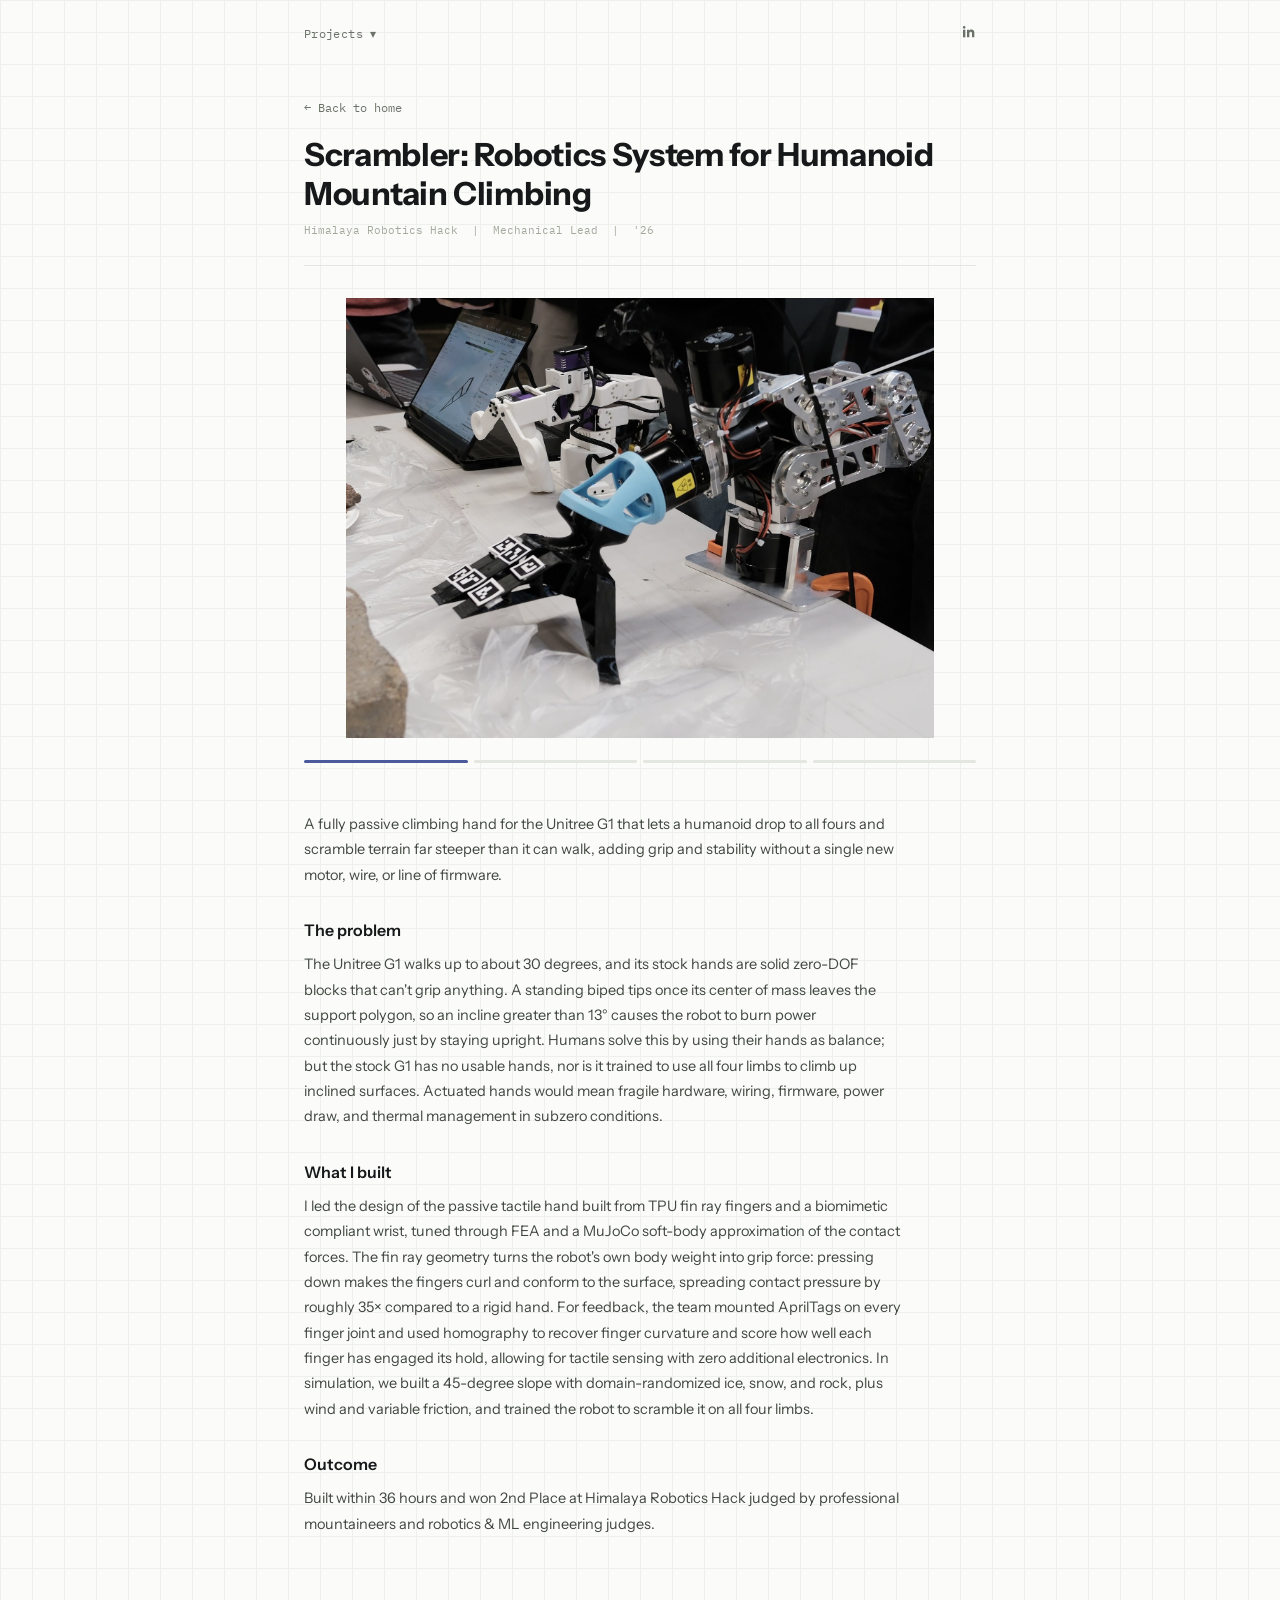
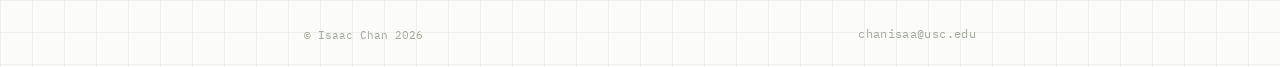
<file: projects/scrambler.html>
<!DOCTYPE html>
<html lang="en">
<head>
<meta charset="UTF-8">
<meta name="viewport" content="width=device-width, initial-scale=1.0">
<title>Scrambler: Robotics System for Humanoid Mountain Climbing — Isaac Chan</title>
<meta name="description" content="A fully passive climbing hand for the Unitree G1 that lets a humanoid scramble terrain far steeper than it can walk. Built by Isaac Chan, 2nd place at Himalaya Robotics Hack.">
<link rel="canonical" href="https://www.isaac.engineering/projects/scrambler.html">
<meta property="og:type" content="article">
<meta property="og:title" content="Scrambler: Robotics System for Humanoid Mountain Climbing — Isaac Chan">
<meta property="og:description" content="A fully passive climbing hand for the Unitree G1 that lets a humanoid scramble terrain far steeper than it can walk. Built by Isaac Chan, 2nd place at Himalaya Robotics Hack.">
<meta property="og:url" content="https://www.isaac.engineering/projects/scrambler.html">
<meta property="og:image" content="https://www.isaac.engineering/projects/media/scrambler/scrambler-1.jpg">
<meta name="twitter:card" content="summary_large_image">
<meta name="twitter:title" content="Scrambler: Robotics System for Humanoid Mountain Climbing — Isaac Chan">
<meta name="twitter:description" content="A fully passive climbing hand for the Unitree G1 that lets a humanoid scramble terrain far steeper than it can walk. Built by Isaac Chan, 2nd place at Himalaya Robotics Hack.">
<meta name="twitter:image" content="https://www.isaac.engineering/projects/media/scrambler/scrambler-1.jpg">
<link rel="preconnect" href="https://fonts.googleapis.com">
<link href="https://fonts.googleapis.com/css2?family=IBM+Plex+Mono:wght@400;500;600&family=Instrument+Sans:wght@400;500;600;700&display=swap" rel="stylesheet">
<link rel="stylesheet" href="../styles.css">
</head>
<body>
<div class="wrap">

  <nav>
    <div class="nav-dropdown">
      <button class="nav-text dropdown-trigger" type="button">Projects &#9662;</button>
      <div class="dropdown-menu">
        <a href="scrambler.html">Scrambler: Humanoid Mountain Climbing</a>
        <a href="id0.html">ID0: The Agentic Hardware Robot</a>
        <a href="cove.html">Cove: 7DOF Industrial Robotic Arm</a>
        <a href="boxy.html">Boxy: FIRST Robotics '25</a>
        <a href="borealis.html">Borealis: FIRST Robotics '24</a>
        <a href="olos.html">Olos: Therapy Audio Journaling</a>
      </div>
    </div>
    <a href="https://www.linkedin.com/in/isaac-k-chan" target="_blank" class="nav-icon" aria-label="LinkedIn">
      <svg width="16" height="16" viewBox="0 0 24 24" fill="none"><path d="M4.5 8.5H8V20H4.5V8.5Z" fill="currentColor"/><path d="M6.25 7C7.35 7 8.25 6.1 8.25 5C8.25 3.9 7.35 3 6.25 3C5.15 3 4.25 3.9 4.25 5C4.25 6.1 5.15 7 6.25 7Z" fill="currentColor"/><path d="M10.5 8.5H13.8V10.06H13.85C14.3 9.22 15.4 8.33 17.03 8.33C20.5 8.33 21.5 10.4 21.5 13.4V20H18V14.1C18 12.66 17.5 11.5 16.13 11.5C14.75 11.5 14 12.5 14 14.1V20H10.5V8.5Z" fill="currentColor"/></svg>
    </a>
  </nav>

  <div class="project-hero">
    <a href="../index.html#work" class="back-link">← Back to home</a>
    <h1>Scrambler: Robotics System for Humanoid Mountain Climbing</h1>
    <div class="entry-meta">Himalaya Robotics Hack &nbsp;|&nbsp; Mechanical Lead &nbsp;|&nbsp; '26</div>
  </div>

  <div class="carousel" id="carousel">
    <div class="carousel-track">
      <div class="carousel-slide active"><img src="media/scrambler/scrambler-1.jpg" alt="Passive climbing hand with AprilTag-marked fingers on the workbench"></div>
      <div class="carousel-slide"><video src="media/scrambler/scrambler-2-video.mp4" poster="media/scrambler/scrambler-2-video-poster.jpg" controls playsinline></video></div>
      <div class="carousel-slide"><img src="media/scrambler/scrambler-3.jpg" alt="Team with the Scrambler hand, 2nd place at Himalaya Robotics Hack"></div>
      <div class="carousel-slide"><img src="media/scrambler/scrambler-4.jpg" alt="CAD render of the tripod climbing hand mechanism"></div>
    </div>
    <div class="carousel-scrubber">
      <div class="scrub-seg active"></div>
      <div class="scrub-seg"></div>
      <div class="scrub-seg"></div>
      <div class="scrub-seg"></div>
    </div>
  </div>

  <div class="project-body">
    <p>A fully passive climbing hand for the Unitree G1 that lets a humanoid drop to all fours and scramble terrain far steeper than it can walk, adding grip and stability without a single new motor, wire, or line of firmware.</p>

    <h2>The problem</h2>
    <p>The Unitree G1 walks up to about 30 degrees, and its stock hands are solid zero-DOF blocks that can't grip anything. A standing biped tips once its center of mass leaves the support polygon, so an incline greater than 13° causes the robot to burn power continuously just by staying upright. Humans solve this by using their hands as balance; but the stock G1 has no usable hands, nor is it trained to use all four limbs to climb up inclined surfaces. Actuated hands would mean fragile hardware, wiring, firmware, power draw, and thermal management in subzero conditions.</p>

    <h2>What I built</h2>
    <p>I led the design of the passive tactile hand built from TPU fin ray fingers and a biomimetic compliant wrist, tuned through FEA and a MuJoCo soft-body approximation of the contact forces. The fin ray geometry turns the robot's own body weight into grip force: pressing down makes the fingers curl and conform to the surface, spreading contact pressure by roughly 35× compared to a rigid hand. For feedback, the team mounted AprilTags on every finger joint and used homography to recover finger curvature and score how well each finger has engaged its hold, allowing for tactile sensing with zero additional electronics. In simulation, we built a 45-degree slope with domain-randomized ice, snow, and rock, plus wind and variable friction, and trained the robot to scramble it on all four limbs.</p>

    <h2>Outcome</h2>
    <p>Built within 36 hours and won 2nd Place at Himalaya Robotics Hack judged by professional mountaineers and robotics & ML engineering judges.</p>
  </div>

  <footer>
    <div>© Isaac Chan 2026</div>
    <a href="mailto:chanisaa@usc.edu" class="nav-text">chanisaa@usc.edu</a>
  </footer>

</div>

<script src="../carousel.js"></script>
<script src="../script.js"></script>
</body>
</html>
</file>
<file: styles.css>
/* ============================================
   ISAAC CHAN PORTFOLIO — DESIGN TOKENS
   Keep this file as the single source of truth
   for color, type, and spacing across all pages
   (homepage + individual project pages).

   FONT NOTE: Isaac's reference deck uses PP Neue
   Montreal, Polymath Display, and PP Editorial New
   (all paid Pangram Pangram fonts). Headline/title/
   body copy uses Instrument Sans (Google Fonts, free)
   — chosen after comparing several free grotesk
   alternatives, since plain Inter reads as the default
   "AI-generated site" font. IBM Plex Mono still handles
   nav/meta/specs/"View project" links — untouched. If
   Isaac later buys a web license for PP Neue Montreal /
   Polymath Display from Pangram Pangram
   (pangrampangram.com), swap the font-family values
   below — nothing else needs to change.
   ============================================ */

:root{
  --paper:#fbfbf9;
  --card:#fafaf9;
  --ink:#16181a;
  --indigo:#4a5a9c;
  --blue:#3a5a78;
  --grid:#eef0eb;
  --line:#e4e6e0;
  --muted:#6b7268;
  --muted-2:#a3a89c;
}

*{box-sizing:border-box;}
html{scroll-behavior:smooth;}
body{
  margin:0;background:var(--paper);color:var(--ink);
  font-family:'Instrument Sans',sans-serif;
  background-image:linear-gradient(var(--grid) 1px, transparent 1px), linear-gradient(90deg, var(--grid) 1px, transparent 1px);
  background-size:32px 32px;
  -webkit-font-smoothing:antialiased;
}
.wrap{max-width:720px;margin:0 auto;padding:0 24px;}
a{color:inherit;}

/* ---- nav ---- */
nav{display:flex;justify-content:space-between;align-items:center;height:64px;box-sizing:border-box;position:relative;}
.nav-text{font-family:'IBM Plex Mono',monospace;font-size:12px;letter-spacing:.03em;color:var(--muted);text-decoration:none;border-bottom:1px solid transparent;padding-bottom:2px;transition:.15s;background:none;cursor:pointer;}
.nav-text:hover{color:var(--ink);border-color:var(--ink);}
.dropdown-trigger{
  appearance:none;-webkit-appearance:none;border:none;outline:none;
  padding:0 0 2px;margin:0;background:none;
}
.dropdown-trigger:focus{outline:none;}
.nav-icon{color:var(--muted);display:flex;align-items:center;transition:.15s;}
.nav-icon:hover{color:var(--ink);}

/* ---- projects dropdown ---- */
.nav-dropdown{position:relative;}
.dropdown-menu{
  position:absolute;top:calc(100% + 10px);left:0;min-width:260px;
  background:var(--paper);border:1px solid var(--line);border-radius:2px;
  box-shadow:0 8px 20px rgba(22,24,26,0.06);
  padding:6px;opacity:0;visibility:hidden;transform:translateY(-4px);
  transition:opacity .15s ease, transform .15s ease, visibility .15s;
  z-index:20;
}
.dropdown-menu.open{opacity:1;visibility:visible;transform:translateY(0);}
.dropdown-menu a{
  display:block;font-family:'IBM Plex Mono',monospace;font-size:11.5px;color:var(--muted);
  text-decoration:none;padding:9px 10px;border-radius:2px;transition:.12s;
}
.dropdown-menu a:hover{color:var(--ink);background:var(--card);}

/* ---- hero ---- */
.hero{
  box-sizing:border-box;min-height:288px;padding:0;
  display:flex;flex-direction:column;justify-content:center;
  border-bottom:1px solid var(--line);
}
.hero h1{
  font-family:'Instrument Sans',sans-serif;font-weight:700;font-size:42px;line-height:1.18;
  margin:0 0 16px;letter-spacing:0em;max-width:600px;
}
.hero h1 .accent{color:var(--indigo);}
.hero p{font-size:15px;color:var(--muted);max-width:660px;line-height:1.6;margin:0;font-weight:400;}

/* ---- hero intro: line 1 fades in, line 2 cycles through typed words ---- */
.hero-line1{opacity:0;transition:opacity 1.2s ease;}
.hero-line1.shown{opacity:1;}
.dynamic-word{font-family:'Instrument Sans',sans-serif;}
.dynamic-word.selected{
  background:var(--indigo);color:#fff;border-radius:2px;padding:0 2px;margin:0 -2px;
  transition:background .12s ease, color .12s ease;
}
.type-caret{
  display:inline-block;width:2px;height:0.85em;margin-left:2px;background:var(--ink);
  vertical-align:-0.1em;
  animation:caretBlink 1s step-end infinite;
}
.type-caret.typing{animation:none;opacity:1;}
@keyframes caretBlink{0%,100%{opacity:1;}50%{opacity:0;}}

/* ---- project entry (image + text side by side) ---- */
.entry{
  box-sizing:border-box;min-height:224px;
  display:flex;gap:24px;align-items:center;
  padding:0;border-bottom:1px solid var(--line);
  text-decoration:none;color:inherit;
  opacity:0;transform:translateY(10px);transition:opacity .5s ease, transform .5s ease;
}
.entry.visible{opacity:1;transform:translateY(0);}
.entry-media{
  flex:0 0 auto;height:132px;background:var(--card);border:1px solid var(--line);border-radius:2px;
  display:flex;align-items:center;justify-content:center;color:var(--muted-2);
  font-family:'IBM Plex Mono',monospace;font-size:10px;letter-spacing:.05em;text-align:center;
  overflow:hidden;position:relative;transition:border-color .2s ease;
}
.entry-media::before{
  content:"";position:absolute;inset:0;pointer-events:none;
  background:linear-gradient(135deg, transparent 48%, var(--grid) 49%, var(--grid) 51%, transparent 52%);
}
.entry-media img, .entry-media video{
  height:100%;width:auto;display:block;object-fit:contain;position:relative;z-index:1;
}
.entry:hover .entry-media{border-color:var(--muted-2);}

.entry-content{flex:1;padding-top:2px;}
.entry-title{font-family:'Instrument Sans',sans-serif;font-size:19px;font-weight:600;margin:0 0 8px;letter-spacing:-0.005em;transition:color .2s ease;}
.entry:hover .entry-title{color:var(--indigo);}
.entry-meta{font-family:'IBM Plex Mono',monospace;font-size:11px;color:var(--muted-2);margin-bottom:12px;}
.entry-desc{font-size:13.5px;color:#40473f;line-height:1.65;max-width:480px;margin:0 0 14px;font-weight:400;}

.view-link{font-family:'IBM Plex Mono',monospace;font-size:11.5px;color:var(--blue);display:inline-flex;align-items:center;gap:5px;}
.view-link .arrow{transition:transform .2s ease;}
.entry:hover .view-link .arrow{transform:translateX(3px);}

/* ---- footer ---- */
footer{
  height:64px;box-sizing:border-box;display:flex;align-items:center;justify-content:space-between;
  font-family:'IBM Plex Mono',monospace;font-size:11px;color:var(--muted-2);
}
footer .nav-text{color:var(--muted-2);}
footer .nav-text:hover{color:var(--ink);}

/* ---- project detail page ---- */
.project-hero{padding:32px 0 28px;border-bottom:1px solid var(--line);}
.project-hero .back-link{font-family:'IBM Plex Mono',monospace;font-size:11.5px;color:var(--muted);text-decoration:none;display:inline-flex;align-items:center;gap:5px;margin-bottom:20px;}
.project-hero .back-link:hover{color:var(--ink);}
.project-hero h1{font-family:'Instrument Sans',sans-serif;font-weight:700;font-size:32px;margin:0 0 10px;letter-spacing:-0.01em;}
.project-hero .entry-meta{margin-bottom:0;}

.carousel{margin:32px 0;position:relative;}
.carousel-track{
  width:fit-content;max-width:100%;height:440px;margin:0 auto;
  display:flex;align-items:center;justify-content:center;color:var(--muted-2);
  font-family:'IBM Plex Mono',monospace;font-size:12px;overflow:hidden;position:relative;
}
.carousel-slide{display:none;position:relative;z-index:1;height:100%;align-items:center;justify-content:center;}
.carousel-slide.active{display:flex;}
.carousel-slide img, .carousel-slide video{
  display:block;height:100%;width:auto;max-width:100%;object-fit:contain;
}

/* Hover-scrub segment strip below the media — hovering a segment shows that
   slide. Sits below the image (not overlaid on top of it) specifically so
   native video controls on a video slide stay fully clickable.
   Each segment's real click/hover target is taller than its visible line
   (via the ::before bar) so it's comfortable to tap on mobile, not just a
   3px-tall hitbox. */
.carousel-scrubber{display:flex;gap:6px;margin-top:12px;}
.scrub-seg{
  flex:1;height:22px;display:flex;align-items:center;cursor:pointer;position:relative;
}
.scrub-seg::before{
  content:"";display:block;width:100%;height:3px;background:var(--line);border-radius:2px;
  transition:background .15s ease, transform .15s ease;
}
.scrub-seg:hover::before{transform:scaleY(1.6);}
.scrub-seg.active::before{background:var(--indigo);}
.carousel-caption{
  font-family:'IBM Plex Mono',monospace;font-size:11px;color:var(--muted-2);
  margin-top:10px;
}

.project-body{padding:8px 0 48px;max-width:600px;}
.project-body p{font-size:14.5px;color:#40473f;line-height:1.75;margin:0 0 18px;}
.project-body h2{font-family:'Instrument Sans',sans-serif;font-size:16px;font-weight:600;margin:32px 0 12px;}

/* ---- responsive ---- */
.meta-short{display:none;}
@media (max-width: 600px){
  .hero h1{font-size:30px;}
  .hero{min-height:0;padding:28px 0;}
  .hero p{font-size:13px;}
  .entry{flex-direction:column;align-items:flex-start;min-height:0;padding:24px 0;}
  .entry-media{width:100%;height:auto;flex:none;}
  .entry-media img, .entry-media video{width:100%;height:auto;object-fit:contain;}
  .carousel-track{height:280px;}
  .carousel-slide img, .carousel-slide video{height:100%;}
  .scrub-seg{height:32px;}
  nav{flex-wrap:wrap;height:auto;padding:16px 0;}
  .meta-full{display:none;}
  .meta-short{display:inline;}
}
</file>
